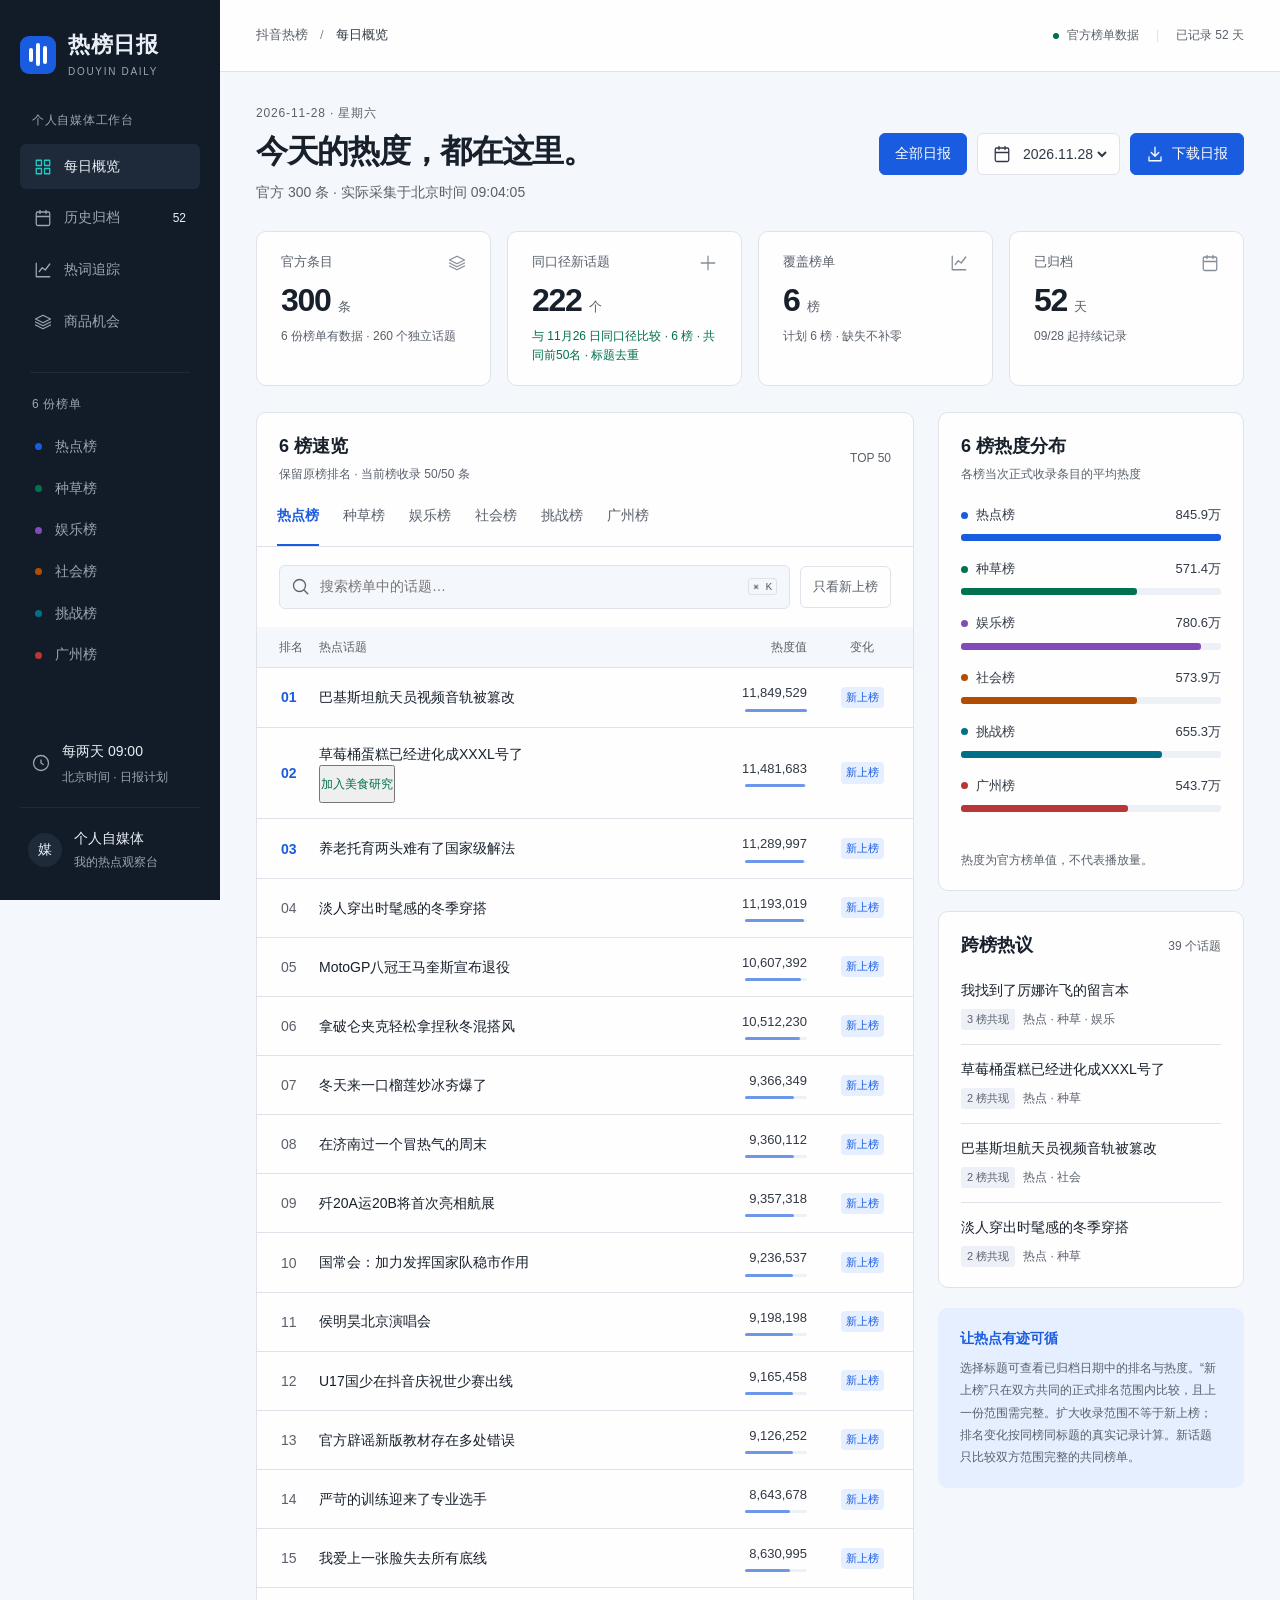
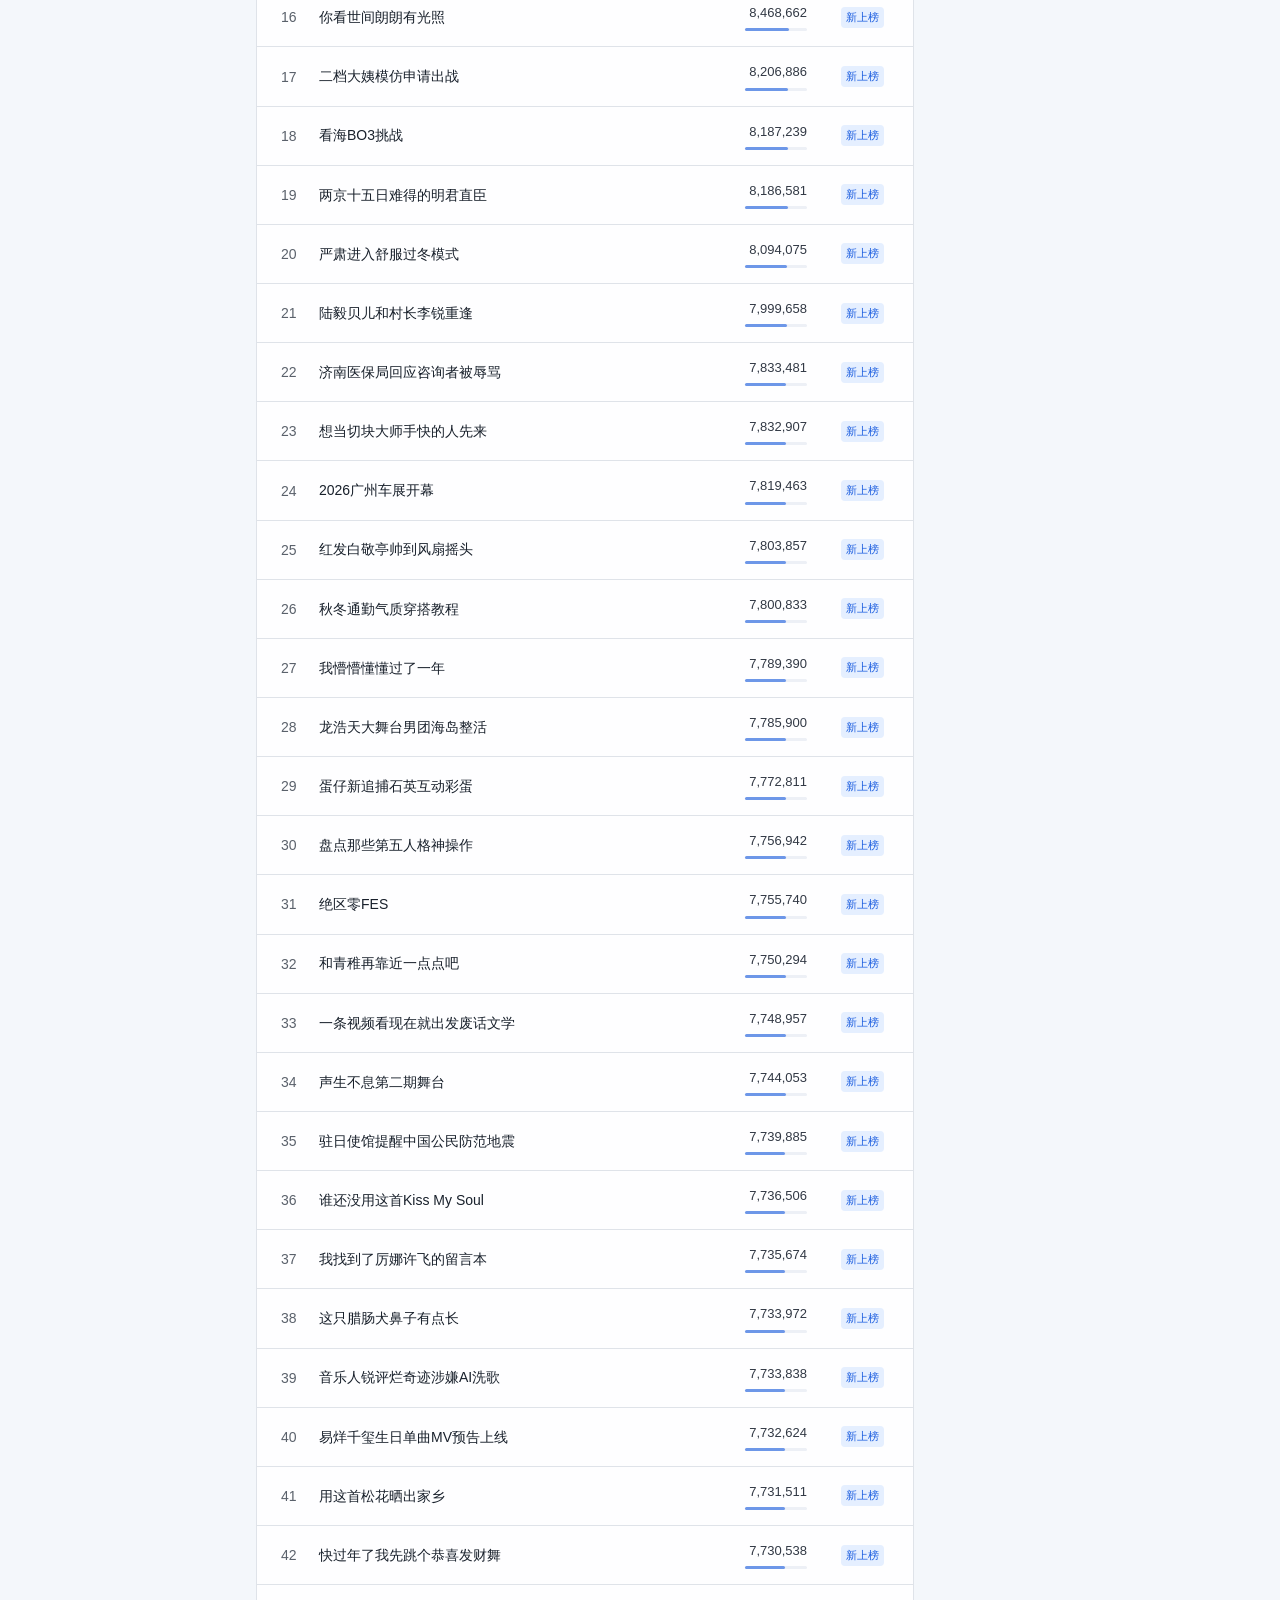
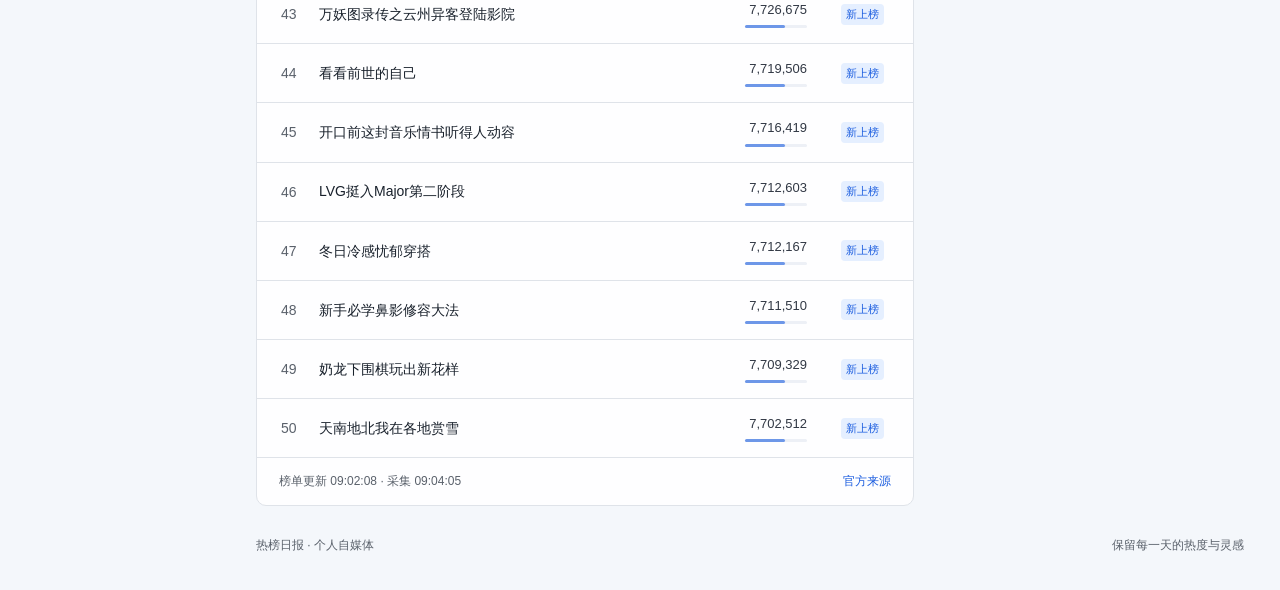
<file: index.html>
<!doctype html>
<html lang="zh-CN"><head><meta charset="utf-8"><meta name="viewport" content="width=device-width,initial-scale=1,viewport-fit=cover"><meta name="theme-color" content="#152033"><meta name="description" content="暂时每两天一份抖音热榜，持续积累你的选题灵感。查看六榜各前50名、历史日报与同题变化，缺口如实标注。"><title>热榜日报 · 抖音热点观察台</title><link rel="icon" type="image/svg+xml" href="data:image/svg+xml,%3Csvg xmlns='http://www.w3.org/2000/svg' viewBox='0 0 32 32'%3E%3Crect width='32' height='32' rx='8' fill='%232961ed'/%3E%3Cpath d='M8 23V16M16 23V8M24 23V12' stroke='white' stroke-width='4' stroke-linecap='round'/%3E%3C/svg%3E"><link rel="stylesheet" href="tokens.css"><link rel="stylesheet" href="style.css"><link rel="stylesheet" href="opportunities.css?v=20261017-dense"></head><body>
<a class="skip-link" href="#main">跳到日报内容</a>
<aside class="sidebar"><a href="#daily" class="brand"><span class="brand-mark" aria-hidden="true"><i></i><i></i><i></i></span><span>热榜日报<small>DOUYIN DAILY</small></span></a><span class="workspace-label">个人自媒体工作台</span><nav aria-label="主导航"><button class="nav-item active" data-view="daily"><span data-icon="grid"></span>每日概览</button><button class="nav-item" data-view="archive"><span data-icon="calendar"></span>历史归档<span class="nav-count" id="archive-count">—</span></button><button class="nav-item" data-view="trends"><span data-icon="chart"></span>热词追踪</button><button class="nav-item" data-view="opportunities"><span data-icon="layers"></span>商品机会</button></nav><div class="side-divider"></div><p class="side-label" id="board-nav-label">日报榜单</p><nav class="board-nav" id="board-nav" aria-label="榜单快捷切换"></nav><div class="sidebar-bottom"><span data-icon="clock"></span><div><strong>每两天 09:00</strong><small>北京时间 · 日报计划</small></div></div><div class="side-owner"><span class="avatar">媒</span><span>个人自媒体<small>我的热点观察台</small></span></div></aside>
<div class="shell"><header class="topbar"><div class="breadcrumb">抖音热榜<span>/</span><strong id="breadcrumb-current">每日概览</strong></div><div class="top-meta"><span class="live-dot"></span>官方榜单数据<span class="top-separator"></span><span id="coverage">载入归档…</span></div></header><main id="main" tabindex="-1"><section class="page-heading"><div><p class="heading-date" id="heading-date">每日记录 · 持续观察</p><h1 id="page-title">今天的热度，都在这里。</h1><p class="subtitle" id="subtitle">从每日榜单里，发现值得记录的话题。</p></div><div class="heading-actions"><a class="primary-button" href="today.html" style="text-decoration:none">全部日报</a><label class="date-picker"><span data-icon="calendar"></span><span class="sr-only">选择日报日期</span><select id="date-select" aria-label="选择日报日期"></select></label><button class="primary-button" id="export-button"><span data-icon="download"></span>下载日报</button></div></section><div id="app" aria-live="polite"><div class="empty-state">正在读取日报归档…</div></div><footer><span>热榜日报 · 个人自媒体</span><span>保留每一天的热度与灵感</span></footer></main></div>
<dialog id="topic-dialog" aria-labelledby="topic-title"><form method="dialog"><button class="close-button" aria-label="关闭话题详情">×</button></form><p class="detail-label">话题观察</p><h2 id="topic-title"></h2><div id="topic-content"></div></dialog>
<script src="analytics.js"></script><script src="research-state.js"></script><script src="opportunities-engine.js?v=20261128-food-context"></script><script src="tracking.js"></script><script src="opportunities.js?v=20261017-dense"></script><script src="app.js"></script></body></html>
</file>
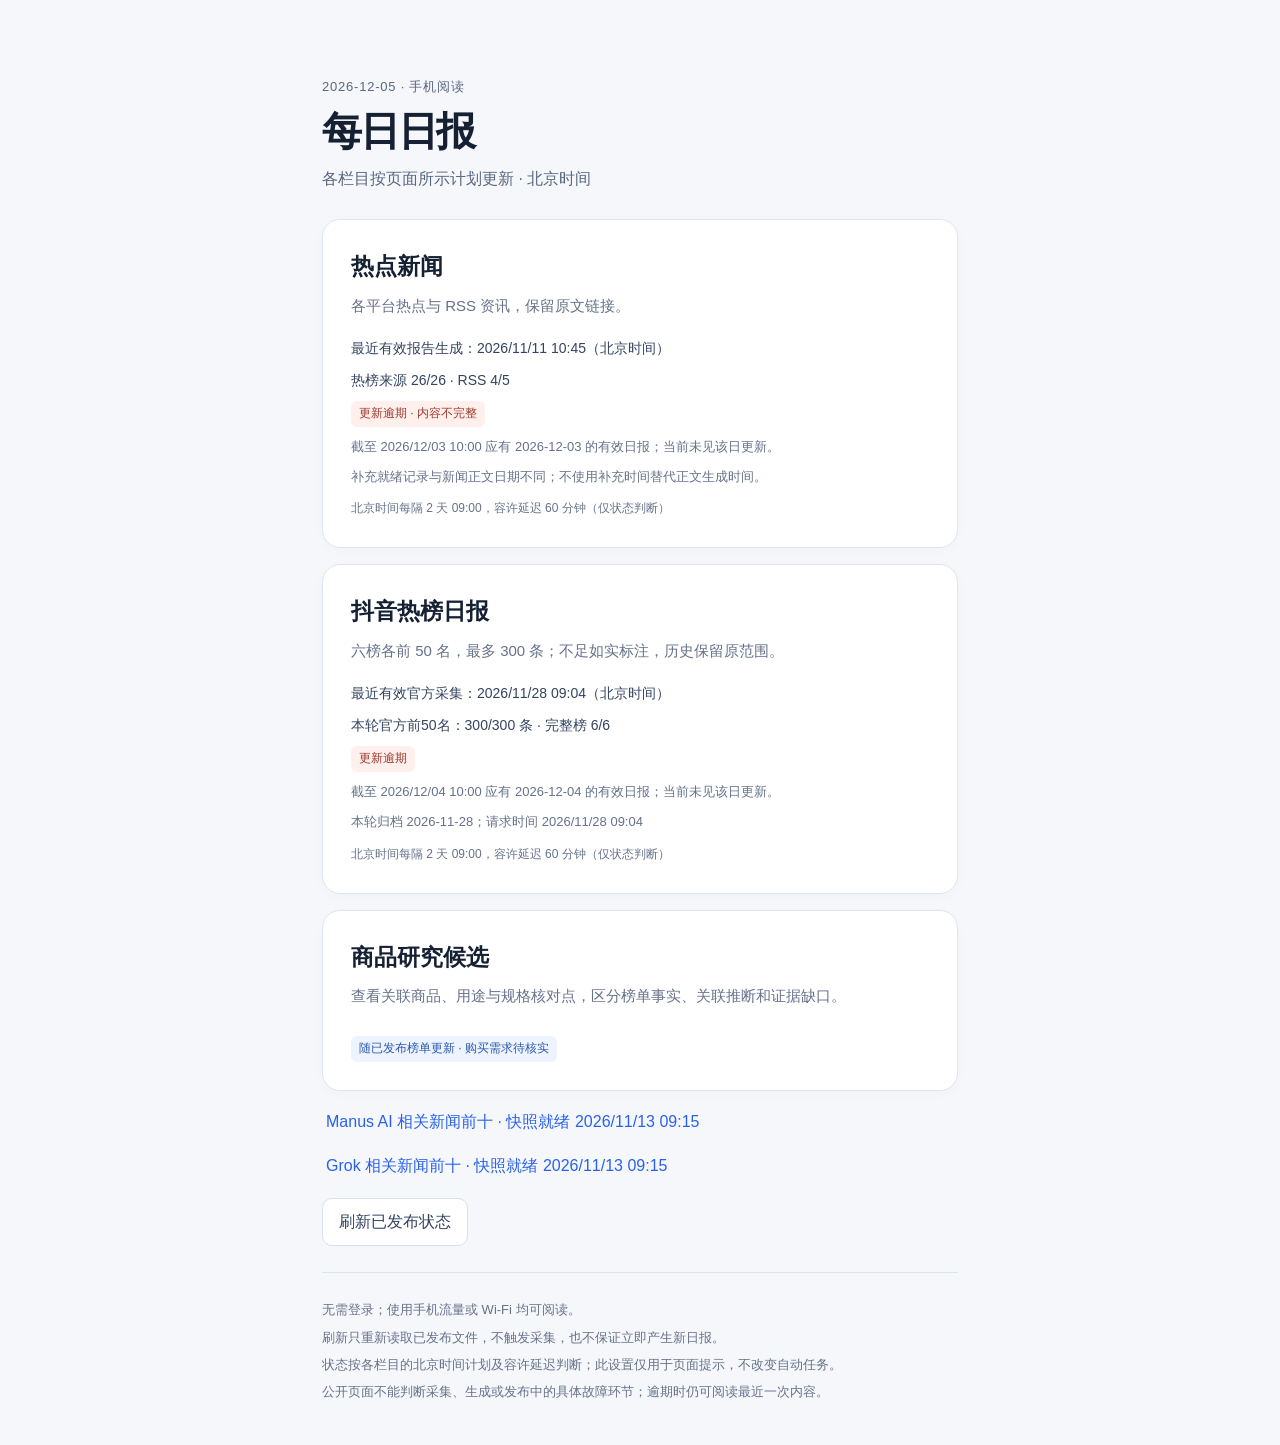
<file: today.html>
<!doctype html>
<html lang="zh-CN"><head>
<meta charset="utf-8"><meta name="viewport" content="width=device-width,initial-scale=1,viewport-fit=cover">
<meta name="theme-color" content="#f5f7fb"><meta name="description" content="热点新闻、抖音热榜、Manus AI 与 Grok 相关新闻，手机免登录阅读。">
<title>每日日报</title>
<link rel="icon" type="image/svg+xml" href="data:image/svg+xml,%3Csvg xmlns='http://www.w3.org/2000/svg' viewBox='0 0 32 32'%3E%3Crect width='32' height='32' rx='8' fill='%232961ed'/%3E%3Cpath d='M9 9h14M9 16h14M9 23h9' stroke='white' stroke-width='3' stroke-linecap='round'/%3E%3C/svg%3E">
<style>
*{box-sizing:border-box}body{margin:0;background:#f5f7fb;color:#152033;font:16px/1.65 -apple-system,BlinkMacSystemFont,"Segoe UI","PingFang SC",sans-serif}main{max-width:680px;margin:auto;padding:44px 22px 36px}header{margin-bottom:26px}.eyebrow{color:#596780;font-size:13px;letter-spacing:.06em;margin:0 0 9px}h1{font-size:32px;letter-spacing:-.05em;margin:0 0 10px;line-height:1.25}.intro{color:#596780;margin:0}.card{display:block;background:#fff;color:inherit;text-decoration:none;border:1px solid #dee5f0;border-radius:18px;padding:24px;margin:16px 0;box-shadow:0 3px 14px #15203305}.card:active{background:#f0f4ff}.card:focus-visible,button:focus-visible,a:focus-visible{outline:3px solid #2961ed;outline-offset:4px}.card-top{display:flex;align-items:center;justify-content:space-between;gap:12px}h2{font-size:23px;margin:0}.arrow{font-size:25px;color:#2961ed}.desc{font-size:15px;color:#66728a;margin:8px 0 18px}.time{font-size:14px;color:#33445f}.status{display:inline-block;font-size:12px;border-radius:6px;padding:3px 8px;background:#edf3ff;color:#2958ae;margin-top:9px}.subtle{color:#66728a;font-size:13px}.extra{display:block;margin:18px 4px;color:#2961ed;text-decoration:none}button{font:inherit;cursor:pointer;border:1px solid #d9e1ee;background:#fff;color:#33445f;border-radius:10px;padding:10px 16px}.footer{border-top:1px solid #dde4ef;padding-top:20px;margin-top:26px;font-size:13px;color:#66728a}.footer p{margin:6px 0}[hidden]{display:none!important}@media(min-width:700px){main{padding-top:76px}h1{font-size:40px}.card{padding:28px}}
.card,.time,.subtle{overflow-wrap:anywhere;min-width:0}.status[data-state="normal"]{background:#eaf5ed;color:#23663a}.status[data-state="incomplete"]{background:#fff5dc;color:#7d590e}.status[data-state="overdue"]{background:#fff0ed;color:#9b392b}.coverage{font-size:14px;color:#33445f;margin:9px 0 0}.status-note{margin:9px 0 0}.schedule{font-size:12px;color:#66728a;margin:12px 0 0}.extra{overflow-wrap:anywhere}button:disabled{opacity:.6;cursor:wait}@media(max-width:360px){main{padding:30px 16px}.card{padding:19px}h2{font-size:21px}}
</style></head><body><main>
<header><p class="eyebrow" id="today-date">手机阅读 · 公开日报</p><h1>每日日报</h1><p class="intro">各栏目按页面所示计划更新 · 北京时间</p></header>
<a class="card" id="news-link" href="news/index.html"><div class="card-top"><h2>热点新闻</h2></div><p class="desc">各平台热点与 RSS 资讯，保留原文链接。</p><div class="time" id="news-time">正在读取最近一次报告…</div><p class="coverage" id="news-coverage">正在读取来源覆盖…</p><span class="status" id="news-status" role="status">按实际生成时间展示</span><p class="subtle status-note" id="news-freshness"></p><p class="subtle status-note" id="news-note" hidden></p><p class="schedule" id="news-schedule"></p></a>
<a class="card" href="index.html"><div class="card-top"><h2>抖音热榜日报</h2></div><p class="desc">六榜各前 50 名，最多 300 条；不足如实标注，历史保留原范围。</p><div class="time" id="douyin-time">正在读取最近一次日报…</div><p class="coverage" id="douyin-coverage">正在读取官方覆盖…</p><span class="status" id="douyin-status" role="status">按实际采集时间展示</span><p class="subtle status-note" id="douyin-freshness"></p><p class="subtle status-note" id="douyin-note" hidden></p><p class="subtle status-note" id="douyin-third-party" hidden></p><p class="schedule" id="douyin-schedule"></p></a>
<a class="card" href="index.html#opportunities"><div class="card-top"><h2>商品研究候选</h2></div><p class="desc">查看关联商品、用途与规格核对点，区分榜单事实、关联推断和证据缺口。</p><span class="status">随已发布榜单更新 · 购买需求待核实</span></a>
<a class="extra" id="manus-link" href="news/manus.html" hidden>Manus AI 相关新闻前十</a>
<a class="extra" id="grok-link" href="news/grok.html" hidden>Grok 相关新闻前十</a>
<button id="refresh" type="button">刷新已发布状态</button>
<div class="footer"><p>无需登录；使用手机流量或 Wi-Fi 均可阅读。</p><p>刷新只重新读取已发布文件，不触发采集，也不保证立即产生新日报。</p><p>状态按各栏目的北京时间计划及容许延迟判断；此设置仅用于页面提示，不改变自动任务。</p><p>公开页面不能判断采集、生成或发布中的具体故障环节；逾期时仍可阅读最近一次内容。</p></div>
</main><script src="report-status.js"></script><script>
const byId=id=>document.getElementById(id);
const format=new Intl.DateTimeFormat('zh-CN',{timeZone:'Asia/Shanghai',year:'numeric',month:'2-digit',day:'2-digit',hour:'2-digit',minute:'2-digit',hour12:false});
// Display-only configuration mirrors the saved tasks; Douyin temporarily runs every two days from 2026-11-12.
const schedules={douyin:{hour:9,minute:0,graceMinutes:60,intervalDays:2,anchorDate:'2026-11-12'},news:{hour:9,minute:0,graceMinutes:60,intervalDays:2,anchorDate:'2026-11-01'},...(window.DAILY_REPORT_SCHEDULES||{})};
async function read(path){const r=await fetch(path,{cache:'no-store'});if(!r.ok)throw new Error('unavailable');const value=await r.json();if(!value||typeof value!=='object'||Array.isArray(value))throw new Error('invalid report metadata');return value}
function note(id,text){byId(id).textContent=text;byId(id).hidden=!text}
function renderStatus(prefix,s,label){
  byId(prefix+'-time').textContent=s.validAt===null?'最近有效时间：尚无可核验记录':label+'：'+format.format(s.validAt)+'（北京时间）';
  byId(prefix+'-coverage').textContent=s.coverageText;
  byId(prefix+'-status').dataset.state=s.status;
  byId(prefix+'-status').textContent=s.label+(s.overdue&&!s.complete?' · 内容不完整':'')+(s.waitingForToday?' · 等待今日更新':'');
  const deadline=format.format(s.window.dueDeadline);
  byId(prefix+'-freshness').textContent=s.overdue?'截至 '+deadline+' 应有 '+s.window.requiredDate+' 的有效日报；当前未见该日更新。':s.overdue===null?'有效时间缺失或异常，暂不能判断是否逾期。':s.waitingForToday?'今日容许更新时间截止 '+format.format(s.window.todayDeadline)+'，当前展示最近有效内容。':'按已发布内容核对；有效时间与覆盖情况分别展示。';
  byId(prefix+'-schedule').textContent=s.window.planText+'（仅状态判断）';
}
function unreadable(prefix){
  byId(prefix+'-time').textContent='最近有效时间：暂时无法读取，仍可进入查看';
  byId(prefix+'-coverage').textContent='覆盖情况：暂时无法核对';
  byId(prefix+'-status').textContent='状态未能核验';byId(prefix+'-status').dataset.state='incomplete';
  byId(prefix+'-freshness').textContent='本次未能读取已发布状态文件，具体原因未知，以报告内时间为准。';
  byId(prefix+'-schedule').textContent=ReportStatus.scheduleWindow(schedules[prefix]).planText+'（仅状态判断）';
}
async function refresh(){
  if(byId('refresh').disabled)return;
  byId('refresh').disabled=true;byId('today-date').textContent=ReportStatus.dayKey(Date.now())+' · 手机阅读';
  try{
    const [news,archive,ready]=await Promise.allSettled([read('news/metadata.json'),read('archive.json'),read('news/ready.json')]);
    const r=ready.status==='fulfilled'?ready.value:null;
    note('news-note','');note('douyin-note','');note('douyin-third-party','');
    if(news.status==='fulfilled'){
      const m=news.value,s=ReportStatus.evaluateNews(m,r,schedules.news);renderStatus('news',s,'最近有效报告生成');
      byId('news-link').href='news/index.html?updated='+encodeURIComponent(m.synced_at||m.generated_at||'');
      const details=[];
      if(s.empty)details.push('本轮来源均未取得有效记录'+(s.latestGeneratedAt!==null?'；报告生成 '+format.format(s.latestGeneratedAt):''));
      if(s.partial)details.push(String(r.date||'')+' · 已记录的内容缺口：'+(s.partialNote||'部分内容未取得，详见新闻报告。'));
      if(s.readyMismatch)details.push('补充就绪记录与新闻正文日期不同；不使用补充时间替代正文生成时间。');
      if(ready.status==='rejected')details.push('补充状态文件暂未读取，Manus 与 Grok 栏目可用性未核验。');
      note('news-note',details.join('。'));
    }else unreadable('news');
    if(archive.status==='fulfilled'){
      const s=ReportStatus.evaluateDouyin(archive.value,schedules.douyin);renderStatus('douyin',s,'最近有效官方采集');
      const details=[];
      if(s.latest)details.push('本轮归档 '+s.latest.date+(s.latestAttemptAt!==null?'；请求时间 '+format.format(s.latestAttemptAt):'；采集时间缺失或异常'));
      if(s.gaps.length)details.push(s.gaps.join('；'));
      if(s.latest?.hasWarnings)details.push('归档另有已记录缺口，详见完整日报');
      note('douyin-note',details.join('。'));
      if(s.supplement)note('douyin-third-party','独立第三方补充：'+String(s.supplement.sourceName||'第三方来源')+'，'+(Array.isArray(s.supplement.entries)?s.supplement.entries.length:'未记录')+' 条；不计入官方覆盖，未与官方交叉核验。');
    }else unreadable('douyin');
    byId('manus-link').hidden=!r?.manus_available;
    if(r?.manus_available){
      byId('manus-link').href='news/manus.html?updated='+encodeURIComponent(r.completed_at||r.date||'');
      const time=ReportStatus.parseTimestamp(r.completed_at);
      byId('manus-link').textContent='Manus AI 相关新闻前十'+(time!==null?' · 快照就绪 '+format.format(time):' · 时间详见专栏');
    }
    byId('grok-link').hidden=!r?.grok_available;
    if(r?.grok_available){
      byId('grok-link').href='news/grok.html?updated='+encodeURIComponent(r.completed_at||r.date||'');
      const time=ReportStatus.parseTimestamp(r.completed_at);
      byId('grok-link').textContent='Grok 相关新闻前十'+(time!==null?' · 快照就绪 '+format.format(time):' · 时间详见专栏');
    }
  }finally{byId('refresh').disabled=false}
}
byId('refresh').addEventListener('click',refresh);window.addEventListener('pageshow',refresh);document.addEventListener('visibilitychange',()=>{if(!document.hidden)refresh()});refresh();
</script></body></html>
</file>
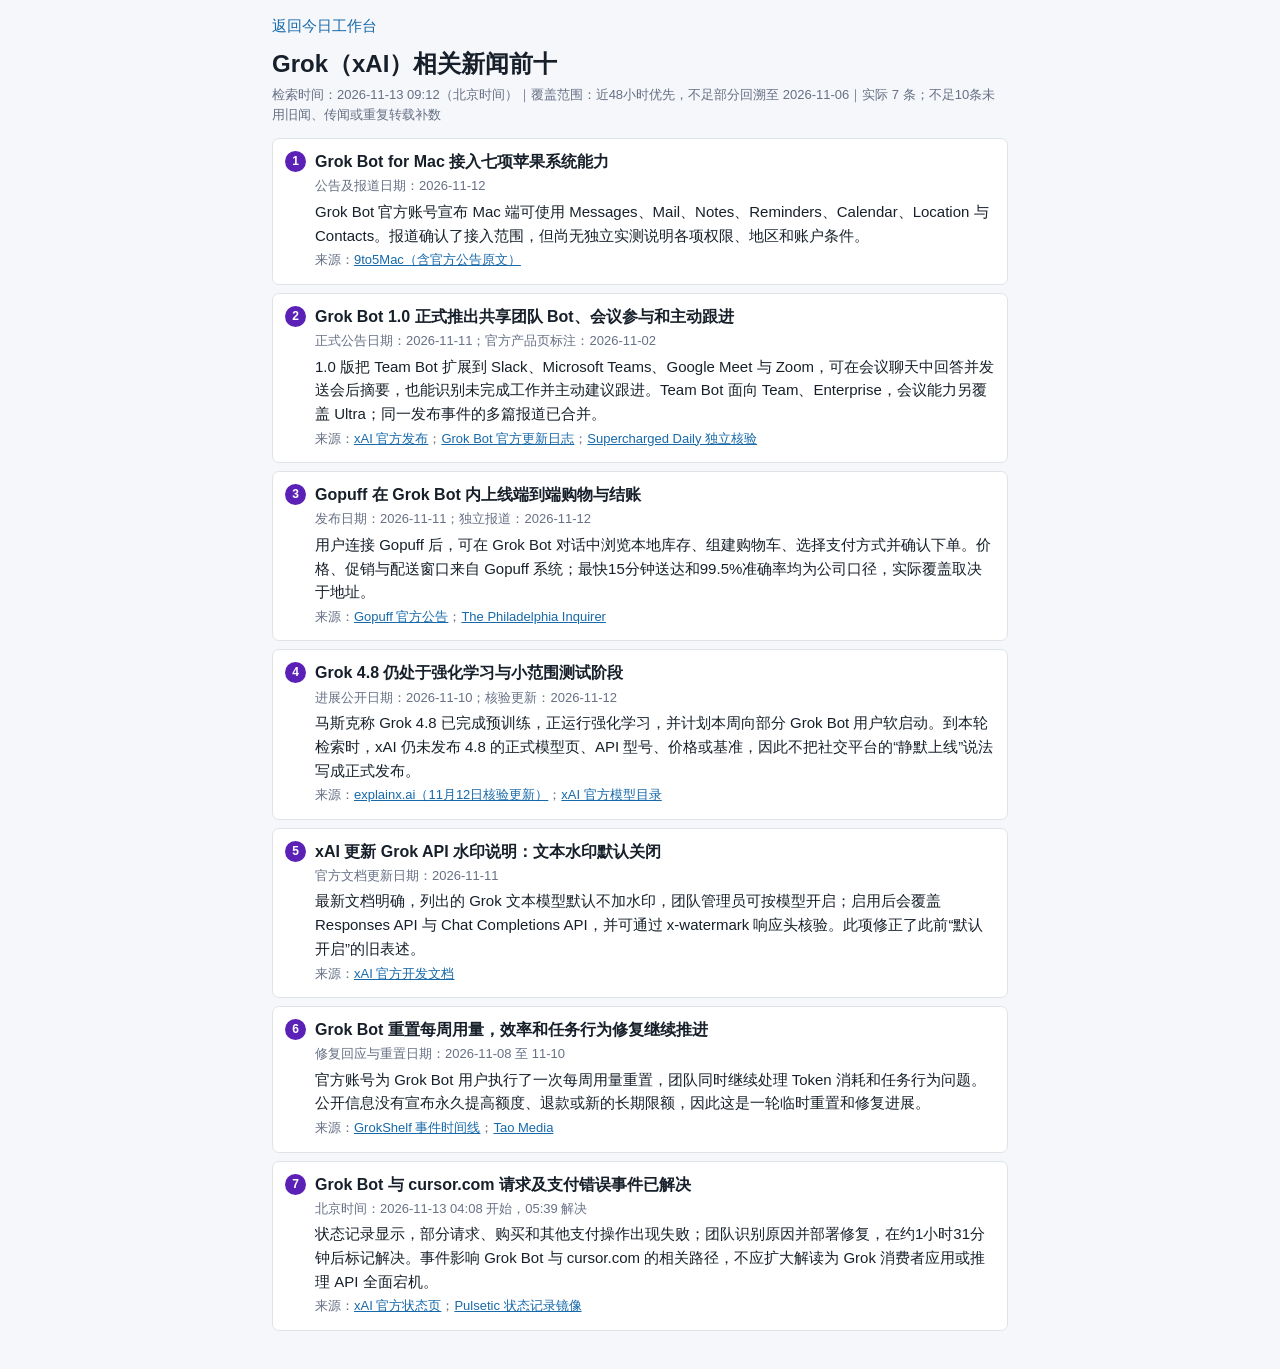
<file: news/grok.html>
<!doctype html>
<html lang="zh-CN">
<head>
  <meta charset="utf-8">
  <meta name="viewport" content="width=device-width,initial-scale=1">
  <title>Grok（xAI）相关新闻前十｜2026-11-13</title>
  <style>
    :root { color-scheme:light dark; --bg:#f5f7fa; --panel:#fff; --text:#17202a; --muted:#667085; --line:#dfe3e8; --link:#1769aa; --accent:#5b21b6; }
    * { box-sizing:border-box; }
    body { margin:0; background:var(--bg); color:var(--text); font:15px/1.58 -apple-system,BlinkMacSystemFont,"Segoe UI","PingFang SC","Microsoft YaHei",sans-serif; }
    main { width:min(760px,100%); margin:0 auto; padding:14px 12px 30px; }
    .back { display:inline-block; margin-bottom:10px; color:var(--link); text-decoration:none; }
    h1 { margin:0 0 6px; font-size:24px; line-height:1.3; }
    .meta { margin:0 0 13px; color:var(--muted); font-size:13px; line-height:1.55; }
    ol { margin:0; padding:0; list-style:none; counter-reset:item; }
    li { counter-increment:item; margin:0 0 8px; padding:11px 12px 10px 42px; position:relative; background:var(--panel); border:1px solid var(--line); border-radius:7px; }
    li::before { content:counter(item); position:absolute; left:12px; top:12px; width:21px; height:21px; border-radius:50%; background:var(--accent); color:#fff; font-size:12px; line-height:21px; text-align:center; font-weight:700; }
    h2 { margin:0 0 3px; font-size:16px; line-height:1.45; }
    p { margin:3px 0; }
    .date,.source { color:var(--muted); font-size:13px; }
    a { color:var(--link); overflow-wrap:anywhere; }
    @media (prefers-color-scheme:dark) { :root { --bg:#111827; --panel:#1f2937; --text:#f3f4f6; --muted:#a8b1bf; --line:#374151; --link:#7cc4ff; --accent:#7c3aed; } }
  </style>
</head>
<body>
<main>
  <a class="back" href="../today.html">返回今日工作台</a>
  <h1>Grok（xAI）相关新闻前十</h1>
  <p class="meta">检索时间：2026-11-13 09:12（北京时间）｜覆盖范围：近48小时优先，不足部分回溯至 2026-11-06｜实际 7 条；不足10条未用旧闻、传闻或重复转载补数</p>
  <ol>
    <li>
      <h2>Grok Bot for Mac 接入七项苹果系统能力</h2>
      <p class="date">公告及报道日期：2026-11-12</p>
      <p>Grok Bot 官方账号宣布 Mac 端可使用 Messages、Mail、Notes、Reminders、Calendar、Location 与 Contacts。报道确认了接入范围，但尚无独立实测说明各项权限、地区和账户条件。</p>
      <p class="source">来源：<a href="https://9to5mac.com/2026/11/12/grok-bot-for-mac-adds-integration-with-apple-mail-messages-notes-and-more/">9to5Mac（含官方公告原文）</a></p>
    </li>
    <li>
      <h2>Grok Bot 1.0 正式推出共享团队 Bot、会议参与和主动跟进</h2>
      <p class="date">正式公告日期：2026-11-11；官方产品页标注：2026-11-02</p>
      <p>1.0 版把 Team Bot 扩展到 Slack、Microsoft Teams、Google Meet 与 Zoom，可在会议聊天中回答并发送会后摘要，也能识别未完成工作并主动建议跟进。Team Bot 面向 Team、Enterprise，会议能力另覆盖 Ultra；同一发布事件的多篇报道已合并。</p>
      <p class="source">来源：<a href="https://x.ai/news/grok-bot-1-0">xAI 官方发布</a>；<a href="https://x.ai/changelog/bot">Grok Bot 官方更新日志</a>；<a href="https://superchargeddaily.com/dispatch/grok-bot-1-0-team-bots.html">Supercharged Daily 独立核验</a></p>
    </li>
    <li>
      <h2>Gopuff 在 Grok Bot 内上线端到端购物与结账</h2>
      <p class="date">发布日期：2026-11-11；独立报道：2026-11-12</p>
      <p>用户连接 Gopuff 后，可在 Grok Bot 对话中浏览本地库存、组建购物车、选择支付方式并确认下单。价格、促销与配送窗口来自 Gopuff 系统；最快15分钟送达和99.5%准确率均为公司口径，实际覆盖取决于地址。</p>
      <p class="source">来源：<a href="https://www.gopuff.com/newsroom/company-news/gopuff-launches-first-fully-integrated-delivery-experience-on-spacexsi%E2%80%99s-grok-bot">Gopuff 官方公告</a>；<a href="https://www.inquirer.com/business/gopuff-spacex-grok-bot-ai-grocery-orders-20261112.html">The Philadelphia Inquirer</a></p>
    </li>
    <li>
      <h2>Grok 4.8 仍处于强化学习与小范围测试阶段</h2>
      <p class="date">进展公开日期：2026-11-10；核验更新：2026-11-12</p>
      <p>马斯克称 Grok 4.8 已完成预训练，正运行强化学习，并计划本周向部分 Grok Bot 用户软启动。到本轮检索时，xAI 仍未发布 4.8 的正式模型页、API 型号、价格或基准，因此不把社交平台的“静默上线”说法写成正式发布。</p>
      <p class="source">来源：<a href="https://explainx.ai/blog/grok-4-8-soft-rollout-rl-cpp-stack-november-2026">explainx.ai（11月12日核验更新）</a>；<a href="https://docs.x.ai/developers/models">xAI 官方模型目录</a></p>
    </li>
    <li>
      <h2>xAI 更新 Grok API 水印说明：文本水印默认关闭</h2>
      <p class="date">官方文档更新日期：2026-11-11</p>
      <p>最新文档明确，列出的 Grok 文本模型默认不加水印，团队管理员可按模型开启；启用后会覆盖 Responses API 与 Chat Completions API，并可通过 x-watermark 响应头核验。此项修正了此前“默认开启”的旧表述。</p>
      <p class="source">来源：<a href="https://docs.x.ai/developers/advanced-api-usage/watermarking">xAI 官方开发文档</a></p>
    </li>
    <li>
      <h2>Grok Bot 重置每周用量，效率和任务行为修复继续推进</h2>
      <p class="date">修复回应与重置日期：2026-11-08 至 11-10</p>
      <p>官方账号为 Grok Bot 用户执行了一次每周用量重置，团队同时继续处理 Token 消耗和任务行为问题。公开信息没有宣布永久提高额度、退款或新的长期限额，因此这是一轮临时重置和修复进展。</p>
      <p class="source">来源：<a href="https://grokshelf.com/news/grok-bot-fixes-grok-4-8-opus-5-5">GrokShelf 事件时间线</a>；<a href="https://www.tao.media/grok-bot-resets-weekly-limits-as-team-executes-usage-fixes/">Tao Media</a></p>
    </li>
    <li>
      <h2>Grok Bot 与 cursor.com 请求及支付错误事件已解决</h2>
      <p class="date">北京时间：2026-11-13 04:08 开始，05:39 解决</p>
      <p>状态记录显示，部分请求、购买和其他支付操作出现失败；团队识别原因并部署修复，在约1小时31分钟后标记解决。事件影响 Grok Bot 与 cursor.com 的相关路径，不应扩大解读为 Grok 消费者应用或推理 API 全面宕机。</p>
      <p class="source">来源：<a href="https://status.x.ai/grok-bot">xAI 官方状态页</a>；<a href="https://pulsetic.com/status/cursor/incidents/160596/">Pulsetic 状态记录镜像</a></p>
    </li>
  </ol>
</main>
</body>
</html>
</file>
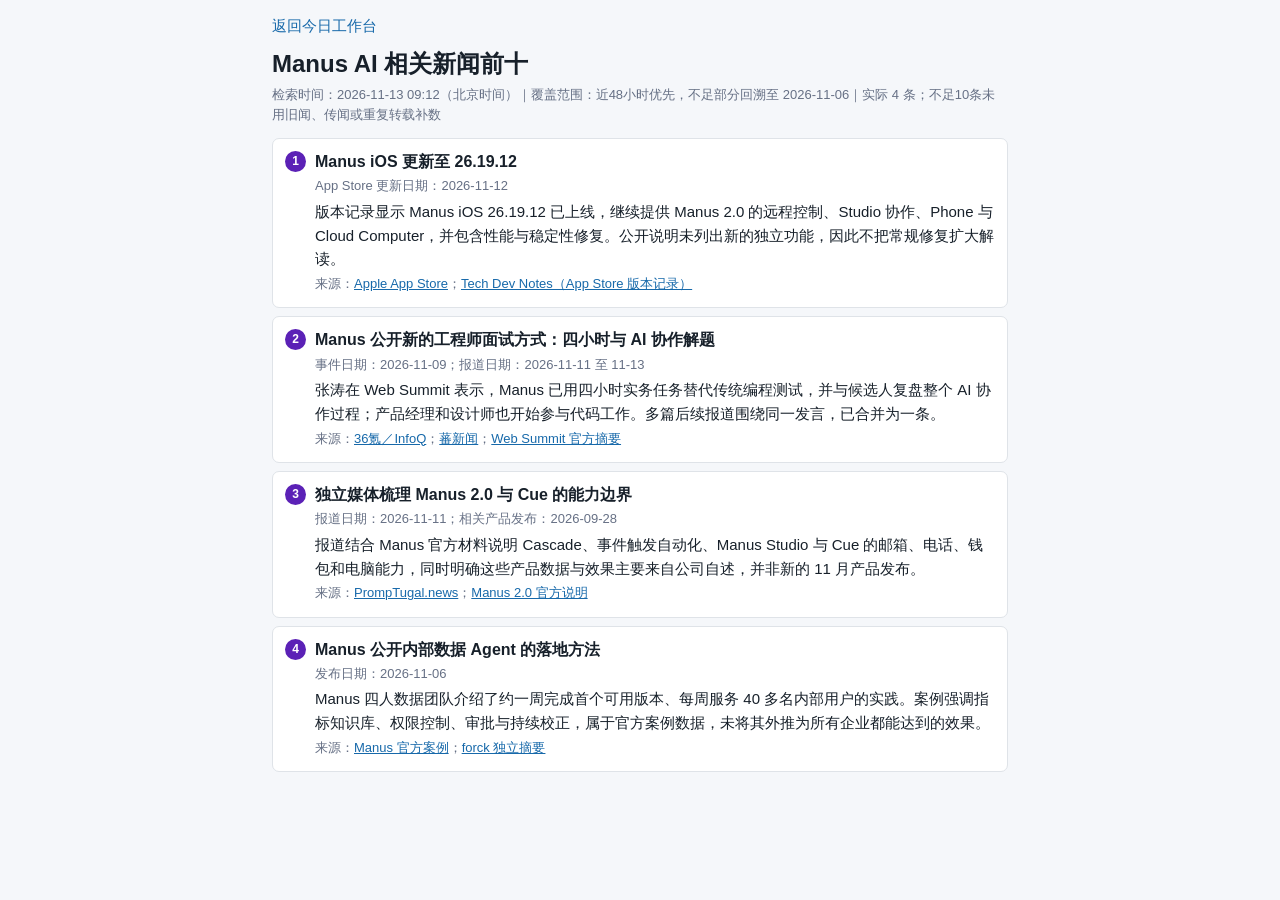
<file: news/manus.html>
<!doctype html>
<html lang="zh-CN">
<head>
  <meta charset="utf-8">
  <meta name="viewport" content="width=device-width,initial-scale=1">
  <title>Manus AI 相关新闻前十｜2026-11-13</title>
  <style>
    :root { color-scheme:light dark; --bg:#f5f7fa; --panel:#fff; --text:#17202a; --muted:#667085; --line:#dfe3e8; --link:#1769aa; --accent:#5b21b6; }
    * { box-sizing:border-box; }
    body { margin:0; background:var(--bg); color:var(--text); font:15px/1.58 -apple-system,BlinkMacSystemFont,"Segoe UI","PingFang SC","Microsoft YaHei",sans-serif; }
    main { width:min(760px,100%); margin:0 auto; padding:14px 12px 30px; }
    .back { display:inline-block; margin-bottom:10px; color:var(--link); text-decoration:none; }
    h1 { margin:0 0 6px; font-size:24px; line-height:1.3; }
    .meta { margin:0 0 13px; color:var(--muted); font-size:13px; line-height:1.55; }
    ol { margin:0; padding:0; list-style:none; counter-reset:item; }
    li { counter-increment:item; margin:0 0 8px; padding:11px 12px 10px 42px; position:relative; background:var(--panel); border:1px solid var(--line); border-radius:7px; }
    li::before { content:counter(item); position:absolute; left:12px; top:12px; width:21px; height:21px; border-radius:50%; background:var(--accent); color:#fff; font-size:12px; line-height:21px; text-align:center; font-weight:700; }
    h2 { margin:0 0 3px; font-size:16px; line-height:1.45; }
    p { margin:3px 0; }
    .date,.source { color:var(--muted); font-size:13px; }
    a { color:var(--link); overflow-wrap:anywhere; }
    @media (prefers-color-scheme:dark) { :root { --bg:#111827; --panel:#1f2937; --text:#f3f4f6; --muted:#a8b1bf; --line:#374151; --link:#7cc4ff; --accent:#7c3aed; } }
  </style>
</head>
<body>
<main>
  <a class="back" href="../today.html">返回今日工作台</a>
  <h1>Manus AI 相关新闻前十</h1>
  <p class="meta">检索时间：2026-11-13 09:12（北京时间）｜覆盖范围：近48小时优先，不足部分回溯至 2026-11-06｜实际 4 条；不足10条未用旧闻、传闻或重复转载补数</p>
  <ol>
    <li>
      <h2>Manus iOS 更新至 26.19.12</h2>
      <p class="date">App Store 更新日期：2026-11-12</p>
      <p>版本记录显示 Manus iOS 26.19.12 已上线，继续提供 Manus 2.0 的远程控制、Studio 协作、Phone 与 Cloud Computer，并包含性能与稳定性修复。公开说明未列出新的独立功能，因此不把常规修复扩大解读。</p>
      <p class="source">来源：<a href="https://apps.apple.com/cn/app/manus-ai-agent-automation/id6740909540">Apple App Store</a>；<a href="https://techdevnotes.com/apps/ios/manus/6740909540">Tech Dev Notes（App Store 版本记录）</a></p>
    </li>
    <li>
      <h2>Manus 公开新的工程师面试方式：四小时与 AI 协作解题</h2>
      <p class="date">事件日期：2026-11-09；报道日期：2026-11-11 至 11-13</p>
      <p>张涛在 Web Summit 表示，Manus 已用四小时实务任务替代传统编程测试，并与候选人复盘整个 AI 协作过程；产品经理和设计师也开始参与代码工作。多篇后续报道围绕同一发言，已合并为一条。</p>
      <p class="source">来源：<a href="https://www.36kr.com/p/4065170325312640">36氪／InfoQ</a>；<a href="https://n.yam.com/Article/20261113124517">蕃新闻</a>；<a href="https://websummit.com/summaries/lis26/the-age-of-agents/">Web Summit 官方摘要</a></p>
    </li>
    <li>
      <h2>独立媒体梳理 Manus 2.0 与 Cue 的能力边界</h2>
      <p class="date">报道日期：2026-11-11；相关产品发布：2026-09-28</p>
      <p>报道结合 Manus 官方材料说明 Cascade、事件触发自动化、Manus Studio 与 Cue 的邮箱、电话、钱包和电脑能力，同时明确这些产品数据与效果主要来自公司自述，并非新的 11 月产品发布。</p>
      <p class="source">来源：<a href="https://promptugal.news/articles/manus-2-0-agents-own-email-phone-wallet.html">PrompTugal.news</a>；<a href="https://manus.im/blog/introducing-manus-2-0">Manus 2.0 官方说明</a></p>
    </li>
    <li>
      <h2>Manus 公开内部数据 Agent 的落地方法</h2>
      <p class="date">发布日期：2026-11-06</p>
      <p>Manus 四人数据团队介绍了约一周完成首个可用版本、每周服务 40 多名内部用户的实践。案例强调指标知识库、权限控制、审批与持续校正，属于官方案例数据，未将其外推为所有企业都能达到的效果。</p>
      <p class="source">来源：<a href="https://manus.im/blog/how-we-built-a-data-agent">Manus 官方案例</a>；<a href="https://forck.live/items/34003-how-we-built-a-data-agent-with-manus-to-help-every-team-make-better-decisions">forck 独立摘要</a></p>
    </li>
  </ol>
</main>
</body>
</html>
</file>
<file: tokens.css>
:root{--color-paper:oklch(97.5% .006 255);--color-surface:oklch(99.8% .001 255);--color-ink:oklch(24% .025 258);--color-body:oklch(34% .022 258);--color-muted:oklch(49% .018 258);--color-subtle:oklch(64% .018 258);--color-rule:oklch(91.5% .009 258);--color-soft:oklch(95.5% .008 255);--color-accent:oklch(52% .21 262);--color-accent-ink:oklch(100% 0 0);--color-accent-soft:oklch(95% .025 262);--color-dark:oklch(22% .028 258);--color-dark-raised:oklch(28% .035 258);--color-dark-text:oklch(95% .01 255);--color-dark-muted:oklch(72% .022 258);--color-cyan:oklch(77% .13 188);--color-up:oklch(47% .12 168);--color-up-soft:oklch(95% .025 168);--color-down:oklch(49% .17 25);--color-down-soft:oklch(96% .02 25);--color-gold:oklch(53% .12 73);--color-gold-soft:oklch(96% .027 73);--color-scrim:oklch(18% .024 258 / .5);--color-transparent:transparent;--font-body:"PingFang SC","Microsoft YaHei",sans-serif;--font-display:"Avenir Next","PingFang SC",sans-serif;--font-mono:"SFMono-Regular",Menlo,monospace;--space-xs:4px;--space-sm:8px;--space-md:16px;--space-lg:24px;--space-xl:32px;--space-2xl:48px;--text-xs:.75rem;--text-sm:.875rem;--text-base:1rem;--text-lg:1.125rem;--text-xl:1.5rem;--radius-sm:6px;--radius-md:10px;--radius-lg:14px;--ease-out:cubic-bezier(.16,1,.3,1);--ease-in:cubic-bezier(.7,0,.84,0);--ease-in-out:cubic-bezier(.65,0,.35,1);--dur-micro:120ms;--z-modal:400;--z-sticky:200;--color-chart-hot:var(--color-accent);--color-chart-seeding:oklch(48% .12 168);--color-chart-entertainment:oklch(53% .17 305);--color-chart-society:oklch(54% .15 47);--color-chart-challenge:oklch(50% .1 216);--color-chart-guangzhou:oklch(53% .17 25)}
</file>
<file: style.css>
/* Hallmark · macrostructure: Workbench · tone: precise · anchor hue: cobalt
 * genre: modern-minimal · theme: Cobalt · nav: N3 Side-rail · footer: Ft2 Inline
 * audience: personal content creator · use: daily topic review · enrichment: none
 * pre-emit critique: P4 H5 E4 S5 R5 V4 */
*{box-sizing:border-box}html,body{margin:0;overflow-x:clip}body{background:var(--color-paper);color:var(--color-body);font:400 1rem/1.55 var(--font-body)}button,input,select{font:inherit}button,a,select{-webkit-tap-highlight-color:var(--color-transparent)}button,a{touch-action:manipulation}button{cursor:pointer}button{color:inherit}a{color:var(--color-accent);text-decoration:none}button:disabled{opacity:.4;cursor:not-allowed}button:active:not(:disabled){transform:translateY(1px)}:focus-visible{outline:2px solid var(--color-accent);outline-offset:3px}h1,h2,h3,p{margin:0}h1,h2,h3{color:var(--color-ink);font-family:var(--font-display);font-style:normal;overflow-wrap:anywhere;min-width:0}h1{font-size:clamp(1.65rem,2.5vw,2.1rem);line-height:1.3;letter-spacing:-.04em;font-weight:650}h2{font-size:1.125rem;font-weight:650}h3{font-size:1rem}.sr-only{position:absolute;width:1px;height:1px;padding:0;margin:-1px;overflow:clip;clip-path:inset(50%);white-space:nowrap}.icon{width:18px;height:18px;display:block;flex-shrink:0;stroke:currentColor;fill:none;stroke-width:1.7;stroke-linecap:round;stroke-linejoin:round}.skip-link{position:fixed;top:-100px;left:10px;z-index:var(--z-modal);padding:12px;background:var(--color-surface)}.skip-link:focus{top:10px}.sidebar{background:var(--color-dark);color:var(--color-dark-text);padding:28px 20px;display:flex;flex-direction:column}.brand{display:flex;align-items:center;gap:12px;color:var(--color-dark-text);font-size:1.375rem;font-weight:650;letter-spacing:.03em}.brand small{display:block;color:var(--color-dark-muted);font:500 10px/1.9 var(--font-display);letter-spacing:.17em}.brand-mark{display:flex;gap:3px;align-items:center;justify-content:center;width:36px;height:38px;background:var(--color-accent);border-radius:9px}.brand-mark i{display:block;width:4px;background:var(--color-accent-ink);border-radius:2px;height:14px}.brand-mark i:nth-child(2){height:23px}.brand-mark i:nth-child(3){height:18px}.workspace-label,.side-label{color:var(--color-dark-muted);font-size:12px;letter-spacing:.06em}.workspace-label{margin:30px 12px 14px}.nav-item{display:flex;align-items:center;gap:12px;width:100%;border:0;background:var(--color-transparent);color:var(--color-dark-muted);padding:12px 14px;margin-bottom:6px;text-align:left;font-size:14px;border-radius:var(--radius-sm);white-space:nowrap}.nav-item.active{background:var(--color-dark-raised);color:var(--color-dark-text)}.nav-item.active .icon{color:var(--color-cyan)}.nav-item:hover{background:var(--color-dark-raised);color:var(--color-dark-text)}.nav-count{margin-left:auto;color:var(--color-dark-text);font-size:12px}.side-divider{height:1px;background:var(--color-dark-raised);margin:22px 10px}.side-label{margin:0 12px 12px}.board-nav button{background:var(--color-transparent);border:0;color:var(--color-dark-muted);font-size:14px;display:flex;gap:13px;align-items:center;padding:10px 15px;width:100%;border-radius:var(--radius-sm);white-space:nowrap}.board-nav button:hover{color:var(--color-dark-text);background:var(--color-dark-raised)}.board-dot{width:7px;height:7px;border-radius:50%;display:inline-block;background:var(--board-color,var(--color-subtle));flex-shrink:0}.sidebar-bottom{display:flex;gap:12px;align-items:center;padding:20px 12px;margin-top:auto;color:var(--color-dark-muted)}.sidebar-bottom strong{font-size:14px;font-weight:500;color:var(--color-dark-text)}.sidebar-bottom small,.side-owner small{display:block;font-size:12px;margin-top:4px;color:var(--color-dark-muted)}.side-owner{display:flex;gap:12px;align-items:center;border-top:1px solid var(--color-dark-raised);padding:20px 8px 0;font-size:14px}.avatar{display:grid;place-items:center;width:34px;height:34px;border-radius:50%;background:var(--color-dark-raised);color:var(--color-dark-text)}.topbar{height:72px;display:flex;align-items:center;justify-content:space-between;padding:0 36px;border-bottom:1px solid var(--color-rule);background:var(--color-surface);gap:16px;font-size:13px}.breadcrumb{display:flex;gap:12px;white-space:nowrap;color:var(--color-muted)}.breadcrumb strong{font-weight:500;color:var(--color-body)}.breadcrumb>span{color:var(--color-subtle)}.top-meta{display:flex;align-items:center;gap:8px;color:var(--color-muted);font-size:12px}.live-dot{width:6px;height:6px;background:var(--color-up);border-radius:50%}.top-separator{height:12px;width:1px;background:var(--color-rule);margin:0 10px}main{max-width:1600px;margin:auto;padding:32px 36px;outline:none}.page-heading{display:flex;justify-content:space-between;gap:24px;align-items:center;margin-bottom:28px}.heading-date{color:var(--color-muted);font:500 12px/1.6 var(--font-display);letter-spacing:.07em;margin-bottom:8px}.subtitle{color:var(--color-muted);font-size:14px;margin-top:9px}.heading-actions{display:flex;gap:10px;flex-shrink:0;flex-wrap:wrap}.primary-button,.secondary-button,.date-picker{display:inline-flex;gap:8px;align-items:center;justify-content:center;min-height:42px;border-radius:var(--radius-sm);white-space:nowrap;font-size:14px;padding:9px 15px;border:1px solid var(--color-rule);background:var(--color-surface);color:var(--color-body)}.primary-button{color:var(--color-accent-ink);background:var(--color-accent);border-color:var(--color-accent)}.primary-button:hover{opacity:.9}.secondary-button:hover{background:var(--color-soft)}.date-picker{padding-right:9px}.date-picker select{background:var(--color-transparent);border:0;color:var(--color-body);max-width:140px;cursor:pointer;font-variant-numeric:tabular-nums;font-size:14px}.stats{display:grid;grid-template-columns:repeat(4,minmax(0,1fr));gap:16px;margin-bottom:26px}.stat{padding:20px 24px;background:var(--color-surface);border:1px solid var(--color-rule);border-radius:var(--radius-md)}.stat-label{font-size:13px;color:var(--color-muted);display:flex;justify-content:space-between;gap:10px;align-items:center}.stat-label .icon{color:var(--color-subtle)}.stat-value{color:var(--color-ink);font:600 2rem/1.4 var(--font-display);letter-spacing:-.04em;margin-top:5px;font-variant-numeric:tabular-nums}.stat-value small{font:400 13px var(--font-body);color:var(--color-muted);margin-left:7px;letter-spacing:0}.stat-note{font-size:12px;color:var(--color-muted);margin-top:5px}.note-positive{color:var(--color-up)}.main-grid{display:grid;grid-template-columns:minmax(0,1fr) 306px;gap:24px;align-items:start}.panel{background:var(--color-surface);border:1px solid var(--color-rule);border-radius:var(--radius-md);min-width:0}.panel-title{padding:20px 22px 18px;display:flex;align-items:center;justify-content:space-between;gap:12px}.panel-title p{font-size:12px;color:var(--color-muted);margin-top:5px}.mini-label{font:500 12px var(--font-display);color:var(--color-muted)}.board-tabs{display:flex;border-bottom:1px solid var(--color-rule);padding:0 20px;gap:24px;overflow-x:auto;scrollbar-width:none}.board-tab{white-space:nowrap;border:0;border-bottom:2px solid var(--color-transparent);color:var(--color-muted);background:var(--color-transparent);font-size:14px;padding:0 0 14px;min-height:44px}.board-tab.active{color:var(--color-accent);border-color:var(--color-accent);font-weight:600}.list-tools{display:flex;gap:10px;align-items:center;padding:18px 22px}.searchbox{display:flex;gap:10px;align-items:center;background:var(--color-paper);border:1px solid var(--color-rule);border-radius:var(--radius-sm);padding:0 12px;flex:1;min-width:0;color:var(--color-muted)}.searchbox input{width:100%;border:0;background:var(--color-transparent);min-width:0;padding:10px 0;font-size:14px;color:var(--color-ink);outline:none}.searchbox:focus-within{outline:2px solid var(--color-accent);outline-offset:1px}.searchbox kbd{font:11px var(--font-mono);border:1px solid var(--color-rule);padding:1px 4px;border-radius:3px;white-space:nowrap}.filter-button{padding:10px 12px;white-space:nowrap;background:var(--color-surface);border:1px solid var(--color-rule);border-radius:var(--radius-sm);color:var(--color-muted);font-size:13px;min-height:42px}.filter-button.active{color:var(--color-accent);border-color:var(--color-accent);background:var(--color-accent-soft)}.rank-table{width:100%;border-collapse:collapse;table-layout:fixed;font-size:14px}.rank-table th{font-weight:400;color:var(--color-muted);font-size:12px;text-align:left;padding:11px 0;background:var(--color-paper);border-bottom:1px solid var(--color-rule)}.rank-table th:first-child{width:62px;padding-left:22px}.rank-table th:nth-child(3){width:110px;text-align:right;padding-right:18px}.rank-table th:last-child{width:88px;text-align:center;padding-right:14px}.rank-table td{padding:15px 0;border-bottom:1px solid var(--color-rule);vertical-align:middle}.rank-table tr:last-child td{border-bottom:0}.rank-table tr:hover td{background:var(--color-paper)}.rank-table td:first-child{padding-left:24px;font:500 14px var(--font-display);color:var(--color-muted)}.rank-table tr:nth-child(-n+3) td:first-child{font-weight:650;color:var(--color-accent)}.topic-button{display:block;max-width:100%;padding:0 6px 0 0;border:0;background:var(--color-transparent);color:var(--color-ink);text-align:left;font-size:14px;line-height:1.6;overflow-wrap:anywhere}.topic-button:hover{color:var(--color-accent)}.topic-meta{font-size:11px;margin-top:4px;color:var(--color-muted)}.heat-cell{text-align:right;padding-right:18px!important;font-family:var(--font-display);font-size:13px;font-variant-numeric:tabular-nums;color:var(--color-body)}.heat-track{display:block;height:3px;background:var(--color-soft);margin:5px 0 0 auto;width:62px;border-radius:2px}.heat-track i{display:block;height:100%;background:var(--color-accent);opacity:.6;border-radius:2px}.change-cell{text-align:center;padding-right:14px!important;font-size:12px}.change{display:inline-block;min-width:34px}.change.up{color:var(--color-up)}.change.down{color:var(--color-down)}.change.new{color:var(--color-accent);background:var(--color-accent-soft);font-size:11px;padding:2px 5px;border-radius:4px}.change.same{color:var(--color-muted)}.table-footer{padding:14px 22px;border-top:1px solid var(--color-rule);color:var(--color-muted);font-size:12px;display:flex;justify-content:space-between;gap:12px;flex-wrap:wrap}.table-footer a{white-space:nowrap}.side-stack{display:grid;gap:20px}.board-bars{padding:0 22px 20px}.bar-row{margin:3px 0 18px}.bar-top{display:flex;justify-content:space-between;align-items:center;font-size:13px;margin-bottom:9px}.bar-name{display:flex;gap:8px;align-items:center}.bar-value{font-family:var(--font-display);font-variant-numeric:tabular-nums}.bar-track{height:7px;border-radius:3px;background:var(--color-soft)}.bar-fill{height:100%;border-radius:3px;background:var(--board-color)}.panel-footnote{padding:0 22px 20px;font-size:12px;color:var(--color-muted);line-height:1.7}.repeat-list{padding:0 22px 6px}.repeat-item{padding:12px 0 14px;border-bottom:1px solid var(--color-rule)}.repeat-item:first-child{padding-top:0}.repeat-item:last-child{border-bottom:0}.repeat-item button{border:0;background:var(--color-transparent);text-align:left;font-size:14px;padding:0;line-height:1.65;color:var(--color-ink)}.repeat-item button:hover{color:var(--color-accent)}.repeat-meta{display:flex;gap:8px;align-items:center;margin-top:6px;color:var(--color-muted);font-size:12px}.mini-tag{background:var(--color-soft);padding:2px 6px;border-radius:3px;font-size:11px;color:var(--color-muted)}.insight-note{padding:20px 22px;background:var(--color-accent-soft);border-radius:var(--radius-md)}.insight-note h3{color:var(--color-accent);font-size:14px;margin-bottom:8px}.insight-note p{font-size:12px;line-height:1.85;color:var(--color-muted)}footer{display:flex;justify-content:space-between;gap:16px;flex-wrap:wrap;font-size:12px;color:var(--color-muted);padding:30px 0 4px}.empty-state{padding:48px 24px;text-align:center;color:var(--color-muted);font-size:14px}.empty-state strong{display:block;font-size:16px;color:var(--color-body);margin-bottom:8px}.empty-state button{margin-top:18px}.archive-grid{display:grid;grid-template-columns:repeat(2,minmax(0,1fr));gap:20px}.archive-card{padding:24px}.archive-top{display:flex;gap:20px;align-items:center;border-bottom:1px solid var(--color-rule);padding-bottom:20px;margin-bottom:20px}.calendar-tile{padding:8px 14px;background:var(--color-accent-soft);color:var(--color-accent);border-radius:var(--radius-sm);text-align:center}.calendar-tile strong{display:block;font:600 2rem var(--font-display)}.calendar-tile span{font-size:12px}.archive-top h2{font-size:18px}.archive-top p{font-size:12px;color:var(--color-muted);margin-top:6px}.archive-board{display:flex;gap:14px;align-items:baseline;padding:7px 0;font-size:14px}.archive-board span{flex-shrink:0;width:46px;font-size:12px;color:var(--color-muted)}.archive-board p{overflow:hidden;text-overflow:ellipsis;white-space:nowrap}.archive-actions{margin-top:24px;display:flex;justify-content:space-between;align-items:center;font-size:12px;color:var(--color-muted)}.trend-chart{padding:0 24px 20px}.trend-svg{display:block;width:100%;height:auto;max-height:300px;overflow:visible}.trend-svg text{font:12px var(--font-body);fill:var(--color-muted)}.trend-svg .gridline{stroke:var(--color-rule);stroke-dasharray:4 5}.trend-svg .line{fill:none;stroke-width:2.3;stroke:var(--board-color)}.trend-svg .point{fill:var(--color-surface);stroke:var(--board-color);stroke-width:2.3}.legend{display:flex;gap:20px;flex-wrap:wrap;margin:10px 0;font-size:12px;color:var(--color-muted)}.legend span{display:flex;gap:7px;align-items:center}.trend-layout{display:grid;gap:24px}.trend-table th:first-child{width:55%}.trend-table th:nth-child(2){width:15%}.trend-table th:nth-child(3){width:15%}.trend-table th:last-child{width:15%}.trend-table td:first-child{font-family:var(--font-body);font-size:14px;padding:16px 22px}.trend-table td{padding:16px 0}.trend-table td:not(:first-child){font-variant-numeric:tabular-nums}.trend-search{margin:0 22px 20px;max-width:420px}dialog{position:fixed;inset:0;margin:auto;height:fit-content;max-height:85dvh;width:min(600px,calc(100% - 32px));padding:32px;border:1px solid var(--color-rule);border-radius:var(--radius-lg);background:var(--color-surface);color:var(--color-body)}dialog::backdrop{background:var(--color-scrim)}dialog h2{font-size:1.4rem;padding-right:16px;line-height:1.5;margin:8px 0 16px}.close-button{position:absolute;top:12px;right:12px;width:36px;height:36px;font-size:24px;border:0;background:var(--color-transparent);color:var(--color-muted)}.detail-label{font-size:12px;color:var(--color-accent)}.detail-note{font-size:13px;color:var(--color-muted);margin-bottom:20px}.detail-row{padding:14px 0;border-top:1px solid var(--color-rule);display:grid;grid-template-columns:1fr 1fr;gap:6px 12px;font-size:14px}.detail-row small{color:var(--color-muted);font-size:12px}.detail-row .right{text-align:right;font-variant-numeric:tabular-nums}.source-link{font-size:13px;display:inline-flex;gap:6px;align-items:center;margin-top:16px;white-space:nowrap}.source-link .icon{width:14px;height:14px}.notice{font-size:13px;color:var(--color-muted);border-left:0;padding:14px 0 0}.mobile-title{display:none}
@media(min-width:60rem){.sidebar{position:fixed;width:220px;height:100dvh;inset:0 auto 0 0;z-index:var(--z-sticky)}.shell{margin-left:220px}}
@media(min-width:90rem){.sidebar{width:240px}.shell{margin-left:240px}main{padding:36px 44px}.topbar{padding-inline:44px}.main-grid{grid-template-columns:minmax(0,1fr) 330px}.rank-table td{padding-block:17px}.stat{padding:22px 26px}}
@media(max-width:74rem){.main-grid{grid-template-columns:minmax(0,1fr) 260px;gap:18px}main{padding:26px 24px}.topbar{padding:0 24px}.page-heading{align-items:flex-start;flex-direction:column;gap:18px}.stats{gap:12px}.stat{padding:18px}.board-tabs{gap:20px}.rank-table th:first-child{width:45px;padding-left:16px}.rank-table td:first-child{padding-left:16px}.rank-table th:nth-child(3){width:98px}.rank-table th:last-child{width:68px}.top-meta #coverage,.top-separator{display:none}}
@media(max-width:59.99rem){.sidebar{padding:18px 24px;display:block}.brand{font-size:20px}.brand small{display:none}.sidebar>nav:first-of-type{display:flex;gap:8px;margin-top:18px}.nav-item{width:auto;margin:0;padding:9px 14px}.workspace-label,.side-divider,.side-label,.board-nav,.sidebar-bottom,.side-owner{display:none}.nav-count{margin-left:4px}.topbar{height:54px}.main-grid{grid-template-columns:minmax(0,1fr)}.side-stack{grid-template-columns:repeat(2,minmax(0,1fr))}.insight-note{grid-column:1/-1}.page-heading{flex-direction:row;align-items:flex-start}.heading-actions{max-width:240px}.stats{grid-template-columns:repeat(4,minmax(0,1fr))}.stat{padding:16px}.stat-value{font-size:1.75rem}.stat-label .icon{display:none}}
@media(max-width:39.99rem){.sidebar{padding:18px 16px 14px}.sidebar>nav:first-of-type{gap:2px;margin-top:16px}.nav-item{font-size:14px;padding:10px 12px;gap:8px}.nav-item .icon{width:16px;height:16px}.nav-count{display:none}.topbar{padding:0 18px}.top-meta{font-size:11px}.breadcrumb{font-size:12px;gap:8px}main{padding:24px 16px}.page-heading{display:block;margin-bottom:22px}.heading-actions{margin-top:20px;max-width:none;gap:8px;flex-wrap:nowrap}.date-picker{flex:1;padding:10px}.primary-button{padding:10px 13px;min-height:44px}.stats{grid-template-columns:repeat(2,minmax(0,1fr));gap:10px;margin-bottom:20px}.stat{padding:15px 16px}.stat-note{font-size:11px}.stat-value{font-size:1.8rem}.stat-value small{font-size:12px}.panel-title{padding:18px 16px 16px}.board-tabs{padding:0 16px;gap:22px}.list-tools{padding:16px;gap:8px}.filter-button{padding:10px 9px;font-size:12px}.searchbox{padding:0 10px}.searchbox input{font-size:13px;min-height:44px}.searchbox kbd{display:none}.rank-table th:first-child{width:36px;padding-left:13px}.rank-table td:first-child{padding-left:14px;font-size:13px}.rank-table th:nth-child(3){width:84px;padding-right:12px}.rank-table th:last-child{width:45px;padding-right:7px}.rank-table th{font-size:11px}.rank-table td{padding-block:14px}.topic-button{font-size:14px;line-height:1.65}.heat-cell{font-size:12px;padding-right:12px!important}.heat-track{width:48px}.change-cell{padding-right:7px!important;font-size:11px}.change{min-width:28px}.change.new{font-size:10px;padding:2px 3px}.table-footer{padding:14px 16px;font-size:11px}.side-stack{grid-template-columns:minmax(0,1fr)}.archive-grid{grid-template-columns:minmax(0,1fr)}.archive-card{padding:20px}.trend-table th:first-child{width:46%;padding-left:14px}.trend-table th:nth-child(2){width:17%}.trend-table th:nth-child(3){width:20%;text-align:left}.trend-table th:last-child{width:17%}.trend-table td:first-child{padding:14px}.trend-table td{font-size:12px}.trend-chart{padding:0 12px 16px}.legend{gap:10px;font-size:11px}dialog{padding:25px 20px}.detail-row{font-size:13px}footer{font-size:11px}.subtitle{font-size:13px}.trend-search{margin:0 16px 18px}.topic-meta{font-size:10px}}
@media(prefers-reduced-motion:reduce){*,*::before,*::after{animation:none!important;transition:none!important;scroll-behavior:auto!important}}
.data-warning{padding:16px 20px;background:var(--color-gold-soft);color:var(--color-gold);border-radius:var(--radius-sm);margin-bottom:20px;font-size:13px}.data-warning strong{font-size:14px}.data-warning p{margin-top:4px}
.tracking-layout{display:grid;gap:24px}.tracking-intro{display:flex;justify-content:space-between;align-items:center;gap:16px}.tracking-intro p{font-size:14px;color:var(--color-muted);margin-top:7px}.tracking-intro label,.tracking-tools>label:not(.searchbox),.detail-controls label{font-size:14px;color:var(--color-muted);display:flex;align-items:center;gap:8px;white-space:nowrap}.tracking-layout select,.detail-controls select{min-height:42px;max-width:100%;padding:8px 12px;background:var(--color-surface);color:var(--color-body);border:1px solid var(--color-rule);border-radius:var(--radius-sm);font-size:14px}.tracking-layout .panel-title p{font-size:14px}.tracking-layout .mini-label{font-size:14px}.seed-grid{display:grid;grid-template-columns:repeat(3,minmax(0,1fr));gap:0;padding:0 22px 10px}.seed-card{padding:20px 18px;border-top:1px solid var(--color-rule);border-right:1px solid var(--color-rule);display:flex;flex-direction:column;min-width:0;gap:12px}.seed-card:nth-child(3n){border-right:0}.seed-card:nth-child(3n+1){padding-left:0}.seed-kicker{font-size:13px;color:var(--color-muted);display:flex;justify-content:space-between;align-items:center;gap:8px;flex-wrap:wrap}.signal-badge{display:inline-flex;font-size:12px;font-weight:500;line-height:1.6;padding:3px 8px;border-radius:4px;color:var(--color-muted);background:var(--color-soft);white-space:nowrap}.signal-badge.seed{color:var(--color-up);background:var(--color-up-soft)}.signal-badge.rising{color:var(--color-accent);background:var(--color-accent-soft)}.signal-badge.falling{color:var(--color-down);background:var(--color-down-soft)}.seed-card>.topic-button{font-size:16px;font-weight:600;line-height:1.55;min-height:50px}.seed-values{display:flex;justify-content:space-between;align-items:end;gap:14px;margin-top:auto;font-variant-numeric:tabular-nums}.seed-values>strong{font:600 1.9rem/1.2 var(--font-display);color:var(--color-up);letter-spacing:-.025em}.seed-values>span{font-size:14px;text-align:right}.seed-values small{display:block;font:400 13px/1.7 var(--font-body);color:var(--color-muted);margin-top:5px;letter-spacing:0}.seed-card>p{font-size:13px;color:var(--color-muted)}.text-action{border:0;background:transparent;color:var(--color-accent);padding:0;text-align:left;font-size:14px;min-height:30px;align-self:flex-start}.text-action:hover{text-decoration:underline}.radar-context{padding:14px 22px;display:flex;justify-content:space-between;gap:8px 16px;flex-wrap:wrap;background:var(--color-paper);font-size:13px;color:var(--color-muted)}.tracking-method{border-top:1px solid var(--color-rule);padding:16px 22px}.tracking-method summary,.overview-trend summary{font-size:14px;color:var(--color-body);cursor:pointer;min-height:24px}.tracking-method p,.tracking-method li{font-size:14px;color:var(--color-muted);line-height:1.8}.tracking-method p{margin-top:12px}.tracking-method ul{padding-left:20px;columns:2;column-gap:25px}.tracking-method li{break-inside:avoid}.tracking-tools{display:flex;align-items:center;gap:12px;padding:0 22px 20px;flex-wrap:wrap}.tracking-tools .searchbox{flex:1 1 240px}.tracking-tools select{max-width:155px}.tracking-table-scroll{overflow-x:auto}.tracking-table{border-collapse:collapse;width:100%;min-width:780px;font-size:14px;table-layout:fixed}.tracking-table th{background:var(--color-paper);text-align:left;font-size:13px;color:var(--color-muted);font-weight:400;padding:12px 14px;border-bottom:1px solid var(--color-rule)}.tracking-table td{padding:16px 14px;border-bottom:1px solid var(--color-rule);vertical-align:top;overflow-wrap:anywhere}.tracking-table tr:last-child td{border:0}.tracking-table tbody tr:hover{background:var(--color-paper)}.tracking-table th:first-child{width:31%;padding-left:22px}.tracking-table td:first-child{padding-left:22px}.tracking-table th:nth-child(2){width:15%}.tracking-table th:nth-child(3){width:18%}.tracking-table th:nth-child(4){width:20%}.tracking-table th:last-child{width:16%}.tracking-table .topic-button{font-size:15px}.tracking-table small{display:block;font-size:12px;color:var(--color-muted);margin-top:5px}.tracking-table td>strong{display:block;font-weight:550}.tracking-table .number{font-variant-numeric:tabular-nums}.tracking-tags{display:flex;flex-wrap:wrap;gap:6px;margin-top:8px}.positive{color:var(--color-up)}.negative{color:var(--color-down)}.muted{color:var(--color-muted)}.tracking-pagination{display:flex;justify-content:space-between;align-items:center;gap:12px;padding:16px 22px;font-size:13px;color:var(--color-muted)}.tracking-pagination>div{display:flex;gap:8px}.tracking-layout .panel-footnote{font-size:13px}.overview-trend>summary{padding:20px 22px;font-weight:600;font-size:16px}.seed-empty{padding-block:32px}.detail-controls{display:flex;justify-content:space-between;gap:12px;align-items:center;flex-wrap:wrap;margin:12px 0 22px}.metric-switch{display:flex;border:1px solid var(--color-rule);border-radius:var(--radius-sm);overflow:hidden}.metric-switch button{border:0;background:var(--color-surface);padding:9px 15px;font-size:14px;min-height:42px}.metric-switch button[aria-pressed="true"]{background:var(--color-accent-soft);color:var(--color-accent)}.detail-metrics{display:grid;grid-template-columns:repeat(4,minmax(0,1fr));gap:12px;margin-bottom:20px}.detail-metrics>div{background:var(--color-paper);padding:12px;border-radius:var(--radius-sm)}.detail-metrics strong{font:600 1.3rem/1.6 var(--font-display);display:block;font-variant-numeric:tabular-nums}.detail-metrics small{font:400 12px/1.5 var(--font-body);color:var(--color-muted)}#topic-dialog{width:min(860px,calc(100% - 32px))}.topic-chart{display:block;width:100%;height:auto;margin-bottom:14px}.topic-chart .gridline{stroke:var(--color-rule);stroke-dasharray:4 4}.topic-chart .line{stroke:var(--color-accent);stroke-width:2.4;fill:none}.topic-chart .point{fill:var(--color-surface);stroke:var(--color-accent);stroke-width:2}.topic-chart text{font:12px var(--font-body);fill:var(--color-muted)}.detail-history{overflow-x:auto}.detail-history table{width:100%;border-collapse:collapse;font-size:14px;min-width:440px}.detail-history th{text-align:left;color:var(--color-muted);font-weight:400;font-size:13px}.detail-history th,.detail-history td{padding:12px 10px;border-bottom:1px solid var(--color-rule)}.detail-history small{display:block;color:var(--color-muted);font-size:12px;margin-top:3px}.detail-history td{font-variant-numeric:tabular-nums}.detail-history th:first-child,.detail-history td:first-child{padding-left:0}
@media(max-width:74rem){.seed-grid{grid-template-columns:repeat(2,minmax(0,1fr))}.seed-card:nth-child(3n){border-right:1px solid var(--color-rule)}.seed-card:nth-child(3n+1){padding-left:18px}.seed-card:nth-child(2n){border-right:0}.seed-card:nth-child(2n+1){padding-left:0}.tracking-tools .searchbox{flex-basis:100%}}
@media(max-width:39.99rem){.tracking-intro{display:block}.tracking-intro>label{margin-top:16px;justify-content:space-between}.tracking-intro p{font-size:13px}.seed-grid{grid-template-columns:1fr;padding:0 16px 10px}.seed-card,.seed-card:nth-child(3n),.seed-card:nth-child(3n+1),.seed-card:nth-child(2n+1){padding:18px 0;border-right:0}.seed-card>.topic-button{min-height:0}.seed-kicker{font-size:13px}.radar-context{padding:14px 16px}.tracking-method{padding:16px}.tracking-method ul{columns:1}.tracking-tools{padding:0 16px 16px;gap:12px}.tracking-tools>label:not(.searchbox){flex:1 1 100%;justify-content:space-between}.tracking-tools select{flex:1;max-width:70%}.tracking-table{min-width:760px}.tracking-pagination{padding:16px;flex-wrap:wrap}.tracking-pagination>div{margin-left:auto}.detail-metrics{grid-template-columns:repeat(2,minmax(0,1fr))}.detail-metrics strong{font-size:1.4rem}.detail-controls label{flex:1}.detail-controls select{min-width:0;flex:1}.tracking-layout{gap:20px}.tracking-layout .panel-title{align-items:start}.tracking-layout .panel-title p{font-size:13px}.tracking-layout .mini-label{font-size:12px;white-space:nowrap}}
@media(max-width:23rem){.sidebar>nav:first-of-type{display:grid;grid-template-columns:repeat(3,minmax(0,1fr));gap:2px}.nav-item{justify-content:center;padding:10px 5px;gap:5px;font-size:13px}.nav-item .icon{width:15px;height:15px}}

/* Historical third-party supplements are separate from official ranking tables. */
.supplement-panel{margin-bottom:26px}.supplement-table th:last-child{width:126px;text-align:right;padding-right:18px}.supplement-table td:nth-child(2){padding-right:12px;overflow-wrap:anywhere}.supplement-panel .panel-title{align-items:flex-start}.supplement-panel .panel-title p{line-height:1.8}.data-warning details{margin-top:10px}.data-warning summary{cursor:pointer}
@media(max-width:639px){.supplement-table th:first-child{width:52px;padding-left:12px}.supplement-table td:first-child{padding-left:14px}.supplement-table th:last-child{width:110px;padding-right:12px}.supplement-table .heat-cell{padding-right:12px!important}}
</file>
<file: opportunities.css>
.opportunities-layout{display:grid;gap:24px}.opportunity-intro{border-top:3px solid var(--color-up);padding:24px 0 0}.opportunity-eyebrow{font-size:12px;color:var(--color-up);margin-bottom:12px;letter-spacing:.05em}.opportunity-intro h2{font-size:clamp(22px,2.1vw,30px);line-height:1.4}.opportunity-intro>p:not(:first-child){font-size:14px;color:var(--color-muted);margin-top:12px;max-width:700px}.opportunity-stats{display:flex;align-items:center;gap:20px;flex-wrap:wrap;margin-top:22px;color:var(--color-muted);font-size:13px}.opportunity-stats strong{font:600 26px var(--font-display);color:var(--color-ink);margin-right:4px}.opportunity-workflow{display:flex;gap:12px 28px;flex-wrap:wrap;border-block:1px solid var(--color-rule);padding:16px 0;font-size:14px}.opportunity-workflow b{font:500 12px var(--font-display);background:var(--color-dark);color:var(--color-dark-text);display:inline-grid;place-items:center;width:22px;height:22px;border-radius:50%;margin-right:9px}.opportunity-filters{display:flex;gap:16px;align-items:center;flex-wrap:wrap;font-size:13px;color:var(--color-muted)}.opportunity-filters label{display:flex;gap:10px;align-items:center}.opportunity-filters select{border:1px solid var(--color-rule);border-radius:6px;background:var(--color-surface);padding:10px 12px;color:var(--color-body);font-size:14px;min-height:44px}.opportunity-filters>span{margin-left:auto}.opportunity-card{margin-bottom:16px;overflow:hidden}.opportunity-card-head{padding:4px 20px}.opportunity-kicker{display:flex;gap:12px;align-items:center;justify-content:space-between;font-size:12px;color:var(--color-muted);margin-bottom:2px}.opportunity-card h3{font-size:22px;line-height:1.3}.opportunity-card-head>p{font-size:14px;color:var(--color-muted);margin-top:10px;max-width:800px}.opportunity-evidence{padding:14px 24px;background:var(--color-paper);border-block:1px solid var(--color-rule);font-size:13px}.opportunity-evidence summary{cursor:pointer;min-height:24px;color:var(--color-body)}.opportunity-evidence ul{padding:0;list-style:none}.opportunity-evidence li{padding:12px 0;border-bottom:1px solid var(--color-rule)}.opportunity-evidence li:last-child{border:0}.opportunity-evidence li>div{display:flex;justify-content:space-between;gap:8px;flex-wrap:wrap}.opportunity-evidence p{color:var(--color-muted);margin:6px 0}.opportunity-evidence .text-action{font-size:13px;display:inline}.opportunity-products{display:grid;grid-template-columns:repeat(3,minmax(0,1fr));gap:0;padding:24px}.opportunity-products section{padding:0 22px;border-right:1px solid var(--color-rule);min-width:0}.opportunity-products section:first-child{padding-left:0}.opportunity-products section:last-child{padding-right:0;border:0}.opportunity-role{font-size:12px;color:var(--color-up)}.opportunity-role span{font-family:var(--font-display);margin-right:8px}.opportunity-products h4{margin:10px 0;font-size:16px;color:var(--color-ink)}.opportunity-keywords{font-size:12px;color:var(--color-muted);overflow-wrap:anywhere}.opportunity-products ul,.opportunity-action ul{font-size:13px;padding-left:18px;color:var(--color-body);margin:12px 0 0}.opportunity-products li,.opportunity-action li{margin-bottom:7px}.opportunity-action{padding:18px 24px 22px;border-top:1px solid var(--color-rule);background:var(--color-paper)}.opportunity-action>strong{font-size:13px;color:var(--color-up)}.opportunity-action>p{margin:6px 0 14px;font-size:14px}.opportunity-action details{font-size:13px;margin-bottom:16px}.opportunity-action summary{cursor:pointer;min-height:30px}.opportunity-action details p{color:var(--color-muted);margin-top:10px}.opportunity-section-title{display:flex;align-items:end;justify-content:space-between;gap:10px;flex-wrap:wrap;margin-bottom:16px}.opportunity-section-title>p{color:var(--color-muted);font-size:13px}.opportunity-example-note{padding:12px 24px;color:var(--color-gold);background:var(--color-gold-soft);font-size:13px}.opportunity-example .opportunity-kicker .signal-badge{background:var(--color-gold-soft);color:var(--color-gold)}.opportunity-method{padding:20px 24px;font-size:14px}.opportunity-method summary{cursor:pointer;min-height:28px;font-weight:600}.opportunity-method p{margin-top:12px;color:var(--color-muted)}.opportunity-method ul{color:var(--color-muted);padding-left:20px;font-size:13px}.opportunity-method li{margin-top:6px}
@media(max-width:64rem){.opportunity-products{grid-template-columns:1fr;padding:0 24px}.opportunity-products section,.opportunity-products section:first-child,.opportunity-products section:last-child{padding:20px 0;border-right:0;border-bottom:1px solid var(--color-rule)}.opportunity-products section:last-child{border:0}}
@media(max-width:39.99rem){.sidebar>nav:first-of-type{display:grid;grid-template-columns:repeat(2,minmax(0,1fr));gap:4px}.nav-item{justify-content:center;padding:10px 6px;gap:7px;margin:0}.opportunity-card-head{padding:4px 16px}.opportunity-action{padding:18px 16px}.opportunity-card h3{font-size:20px}.opportunity-evidence{padding:14px 16px}.opportunity-products{padding:0 16px}.opportunity-example-note{padding:12px 16px}.opportunity-method{padding:18px 16px}.opportunity-filters label{width:100%;justify-content:space-between}.opportunity-filters select{max-width:70%;flex:1}.opportunity-workflow{display:grid;grid-template-columns:1fr 1fr;gap:14px}.opportunity-stats{gap:10px 18px}.opportunity-stats>span:last-child{flex-basis:100%}.opportunity-card .secondary-button{width:100%}}
/* Research controls keep the existing static site layout. */
.research-privacy,.research-small{font-size:13px;color:var(--color-muted);line-height:1.7;overflow-wrap:anywhere}.research-actions{display:flex;flex-wrap:wrap;gap:10px;margin-top:14px}.research-actions button{min-height:44px}.research-add-link{display:block;font-size:12px;color:var(--color-up);padding:8px 0;min-height:36px;text-align:left}.research-block{padding:16px 24px;border-top:1px solid var(--color-rule);line-height:1.8}.research-block h4{font-size:15px;margin-bottom:8px}.research-block .opportunity-evidence{padding:10px 0;border:0;background:none}.research-gaps{padding-left:20px;font-size:13px}.research-pending,.research-unknown{padding:16px 24px;background:var(--color-gold-soft);font-size:14px}.research-section>h2{font-size:21px}.research-section>p{margin:8px 0 18px;font-size:13px;color:var(--color-muted)}.research-section+.research-section{margin-top:32px}.research-empty{padding:16px;border:1px dashed var(--color-rule);border-radius:6px}.research-pagination{display:flex;align-items:center;justify-content:center;gap:18px;font-size:13px}.research-theme{padding:12px;background:var(--color-paper);border-left:3px solid var(--color-up);font-size:14px;margin-top:12px}.research-theme small{display:block;line-height:1.7;margin-top:6px}.research-form{display:grid;gap:12px;margin:16px 0;max-width:700px}.research-form label{display:grid;gap:6px}.research-form input,.research-form textarea,.opportunity-filters input{width:100%;border:1px solid var(--color-rule);background:var(--color-surface);color:var(--color-body);border-radius:6px;padding:10px;font:inherit;min-height:44px}.research-form textarea{resize:vertical}.research-theme-list{overflow-wrap:anywhere}.research-theme-list li{padding:14px 0;border-bottom:1px solid var(--color-rule)}.research-notice{position:fixed;bottom:20px;left:50%;transform:translateX(-50%);z-index:1000;background:var(--color-dark);color:white;padding:14px 20px;border-radius:8px;box-shadow:0 4px 20px #0003;max-width:min(680px,calc(100vw - 32px));width:max-content;font-size:14px;line-height:1.6;pointer-events:none}.research-notice.error{background:#8b261d}.opportunity-case>summary{cursor:pointer;padding:16px;min-height:48px;border:1px solid var(--color-rule);border-radius:8px}.opportunity-case[open]>summary{margin-bottom:16px}#research-add-dialog{max-width:min(540px,calc(100vw - 32px));padding:24px;border:1px solid var(--color-rule);border-radius:12px;color:var(--color-body);background:var(--color-surface)}#research-add-dialog::backdrop{background:#15203388}#research-add-dialog p{margin:14px 0;line-height:1.8}.research-check{display:flex;align-items:flex-start;gap:10px;margin:12px 0;font-size:14px}.opportunity-card h3,.opportunity-products h4{overflow-wrap:anywhere}.opportunity-products{grid-template-columns:repeat(auto-fit,minmax(min(220px,100%),1fr))}.opportunity-products section{padding:16px!important;border:0!important}.opportunity-filters label{min-width:0}.opportunity-filters input{max-width:250px}.opportunity-card .secondary-button{white-space:normal}.research-block a{overflow-wrap:anywhere}
@media(max-width:640px){.research-block{padding:16px}.research-block .opportunity-evidence{padding:8px 0}.research-actions .secondary-button{width:auto;flex:1}.opportunity-filters input{max-width:70%;flex:1}.research-form{width:100%}.research-notice{bottom:12px}.opportunity-products{grid-template-columns:1fr;padding:0}.research-section h2{font-size:20px}}

.research-notice{pointer-events:auto;display:flex;gap:14px;align-items:center}.research-notice[hidden]{display:none}.research-notice button{color:white;font-size:24px;min-width:32px;min-height:40px}

/* Keep repeated research explanations optional; native details supports keyboard and touch. */
.research-snapshot{list-style:none;margin:2px 0 0;padding:0;font-size:13px;line-height:1.4;color:var(--color-body)}
.research-snapshot li{display:flex;gap:2px 14px;flex-wrap:wrap;margin-top:0}
.research-snapshot small{flex-basis:100%;color:var(--color-muted);font-size:12px}
.opportunity-card-head>.research-product-brief{color:var(--color-body);font-size:13px;margin-top:4px}
.research-product-brief small{display:block;line-height:1.4;margin-top:0;color:var(--color-muted);font-size:12px}
.opportunity-card-head>.research-brief-status{font-size:13px}
.research-details{border-top:1px solid var(--color-rule)}
.research-details>summary{display:flex;align-items:center;justify-content:space-between;gap:16px;min-height:44px;padding:8px 20px;list-style:none;cursor:pointer;font-size:13px;color:var(--color-muted)}
.research-details>summary::-webkit-details-marker{display:none}
.research-details>summary::marker{content:''}
.research-details>summary:hover{background:var(--color-paper)}
.research-details>summary:focus-visible{outline:2px solid var(--color-up);outline-offset:-3px}
.research-details-toggle{display:flex;align-items:center;gap:9px;color:var(--color-up);font-weight:600;white-space:nowrap}
.research-details-toggle i{width:7px;height:7px;border-right:1.5px solid currentColor;border-bottom:1.5px solid currentColor;transform:rotate(45deg);margin-top:-4px}
.research-details .when-open{display:none}
.research-details[open]>summary{border-bottom:1px solid var(--color-rule)}
.research-details[open]>summary .when-closed{display:none}
.research-details[open]>summary .when-open{display:inline}
.research-details[open]>summary i{transform:rotate(225deg);margin-top:4px}
@media(max-width:640px){.research-details>summary{padding:8px 16px}}

.opportunity-card-head>.research-actions{margin-top:4px;gap:8px}

.opportunity-kicker .signal-badge{padding-block:1px;line-height:1.3}
</file>
